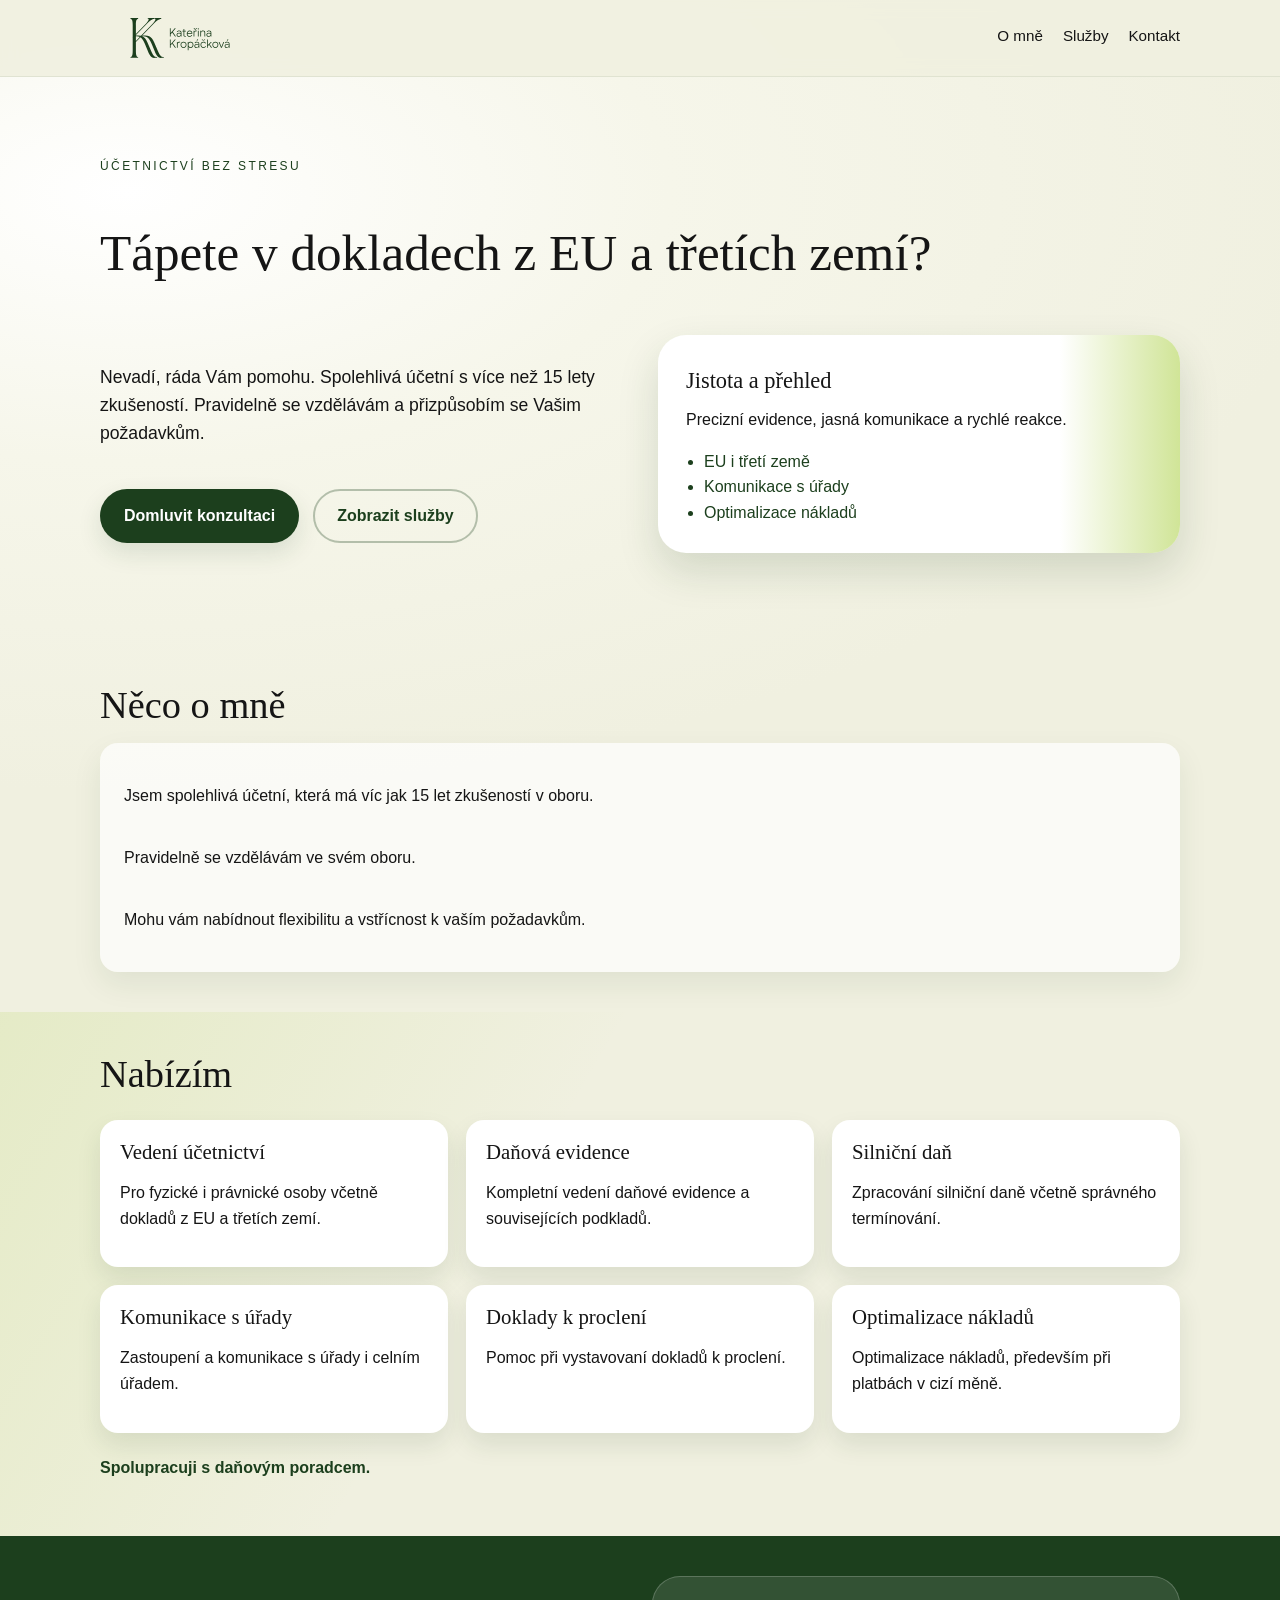
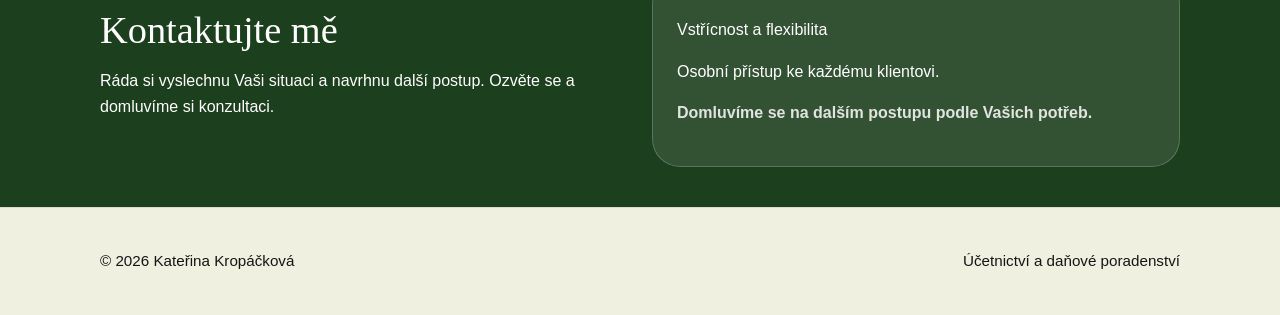
<file: index.html>
<!doctype html>
<html lang="cs">
  <head>
    <meta charset="utf-8" />
    <meta name="viewport" content="width=device-width, initial-scale=1" />
    <title>Kateřina Kropáčková — účetnictví a daně</title>
    <meta name="description" content="Účetnictví a daňové poradenství s více než 15 lety praxe. Doklady z EU i třetích zemí, komunikace s úřady a optimalizace nákladů." />

    <!-- Canonical & robots -->
    <link rel="canonical" href="https://example.com/" />
    <meta name="robots" content="index, follow" />

    <!-- Open Graph (Facebook, LinkedIn) -->
    <meta property="og:locale" content="cs_CZ" />
    <meta property="og:type" content="website" />
    <meta property="og:title" content="Kateřina Kropáčková — účetnictví a daňové poradenství" />
    <meta property="og:description" content="Účetnictví a daňové poradenství s více než 15 lety praxe. Doklady z EU i třetích zemí, komunikace s úřady a optimalizace nákladů." />
    <meta property="og:url" content="https://example.com/" />
    <meta property="og:image" content="assets/PNG/Primary.png" />
    <meta property="og:image:alt" content="Logo Kateřina Kropáčková" />

    <!-- Twitter -->
    <meta name="twitter:card" content="summary_large_image" />
    <meta name="twitter:title" content="Kateřina Kropáčková — účetnictví a daňové poradenství" />
    <meta name="twitter:description" content="Účetnictví a daňové poradenství s více než 15 lety praxe. Doklady z EU i třetích zemí, komunikace s úřady a optimalizace nákladů." />
    <meta name="twitter:image" content="assets/PNG/Primary.png" />

    <link rel="stylesheet" href="styles.css" />

    <!-- Structured data: Local business / professional service -->
    <script type="application/ld+json">
    {
      "@context": "https://schema.org",
      "@type": "ProfessionalService",
      "name": "Kateřina Kropáčková",
      "description": "Účetnictví a daňové poradenství s více než 15 lety praxe.",
      "url": "https://example.com/",
      "logo": "https://example.com/assets/PNG/Primary.png",
      "image": "https://example.com/assets//PNG/Primary.png",
      "telephone": "+420-000-000-000",
      "email": "info@example.com",
      "address": {
        "@type": "PostalAddress",
        "streetAddress": "[ulice a číslo]",
        "addressLocality": "[město]",
        "postalCode": "[PSČ]",
        "addressCountry": "CZ"
      },
      "sameAs": []
    }
    </script>
  </head>
  <body>
    <header class="site-header">
      <div class="container header-inner">
        <a class="brand" href="#top" aria-label="Kateřina Kropáčková">
          <img src="assets/SVG/Primary.svg" alt="Logo Kateřina Kropáčková" width="160" height="40" loading="lazy" decoding="async" />
        </a>
        <nav class="site-nav" aria-label="Hlavní navigace">
          <a href="#o-mne">O mně</a>
          <a href="#sluzby">Služby</a>
          <a href="#kontakt">Kontakt</a>
        </nav>
      </div>
    </header>

    <main id="top">
      <section class="hero">
        <div class="container hero-inner">
          <div class="hero-text">
            <p class="eyebrow">Účetnictví bez stresu</p>
            <h1>Tápete v&nbsp;dokladech z&nbsp;EU a&nbsp;třetích zemí?</h1>
            <div class="leadWrapper">
              <p class="lead">
                Nevadí, ráda Vám pomohu. Spolehlivá účetní s&nbsp;více než 15 lety zkušeností. Pravidelně se vzdělávám
                a přizpůsobím se Vašim požadavkům.
              </p>
              <div class="hero-actions">
                <a class="btn" href="#kontakt">Domluvit konzultaci</a>
                <a class="btn ghost" href="#sluzby">Zobrazit služby</a>
              </div>
            </div>
            <div class="hero-card">
              <div class="card-accent" aria-hidden="true"></div>
              <div class="card-content">
                <p class="card-title">Jistota a přehled</p>
                <p class="card-text">Precizní evidence, jasná komunikace a rychlé reakce.</p>
                <ul>
                  <li>EU i třetí země</li>
                  <li>Komunikace s úřady</li>
                  <li>Optimalizace nákladů</li>
                </ul>
              </div>
            </div>
          </div>
        </div>
      </section>

      <section id="o-mne" class="section about">
        <div class="container">
          <h2>Něco o mně</h2>
          <div class="about-grid">
            <p>Jsem spolehlivá účetní, která má víc jak 15 let zkušeností v&nbsp;oboru.</p>
            <p>Pravidelně se vzdělávám ve svém oboru.</p>
            <p>Mohu vám nabídnout flexibilitu a vstřícnost k&nbsp;vaším požadavkům.</p>
          </div>
        </div>
      </section>

      <section id="sluzby" class="section services">
        <div class="container">
          <h2>Nabízím</h2>
          <div class="services-grid">
            <article class="service-card">
              <h3>Vedení účetnictví</h3>
              <p>Pro fyzické i právnické osoby včetně dokladů z&nbsp;EU a třetích zemí.</p>
            </article>
            <article class="service-card">
              <h3>Daňová evidence</h3>
              <p>Kompletní vedení daňové evidence a souvisejících podkladů.</p>
            </article>
            <article class="service-card">
              <h3>Silniční daň</h3>
              <p>Zpracování silniční daně včetně správného termínování.</p>
            </article>
            <article class="service-card">
              <h3>Komunikace s úřady</h3>
              <p>Zastoupení a komunikace s úřady i celním úřadem.</p>
            </article>
            <article class="service-card">
              <h3>Doklady k proclení</h3>
              <p>Pomoc při vystavovaní dokladů k&nbsp;proclení.</p>
            </article>
            <article class="service-card">
              <h3>Optimalizace nákladů</h3>
              <p>Optimalizace nákladů, především při platbách v&nbsp;cizí měně.</p>
            </article>
          </div>
          <p class="services-note">Spolupracuji s&nbsp;daňovým poradcem.</p>
        </div>
      </section>

      <section id="kontakt" class="section contact">
        <div class="container contact-inner">
          <div>
            <h2>Kontaktujte mě</h2>
            <p>
              Ráda si vyslechnu Vaši situaci a navrhnu další postup. Ozvěte se a domluvíme
              si konzultaci.
            </p>
          </div>
          <div class="contact-card">
            <p class="contact-title">Vstřícnost a flexibilita</p>
            <p class="contact-text">Osobní přístup ke každému klientovi.</p>
            <p class="contact-note">Domluvíme se na dalším postupu podle Vašich potřeb.</p>
          </div>
        </div>
      </section>
    </main>

    <footer class="site-footer">
      <div class="container footer-inner">
        <p>© 2026 Kateřina Kropáčková</p>
        <p>Účetnictví a daňové poradenství</p>
      </div>
    </footer>
  </body>
</html>
</file>
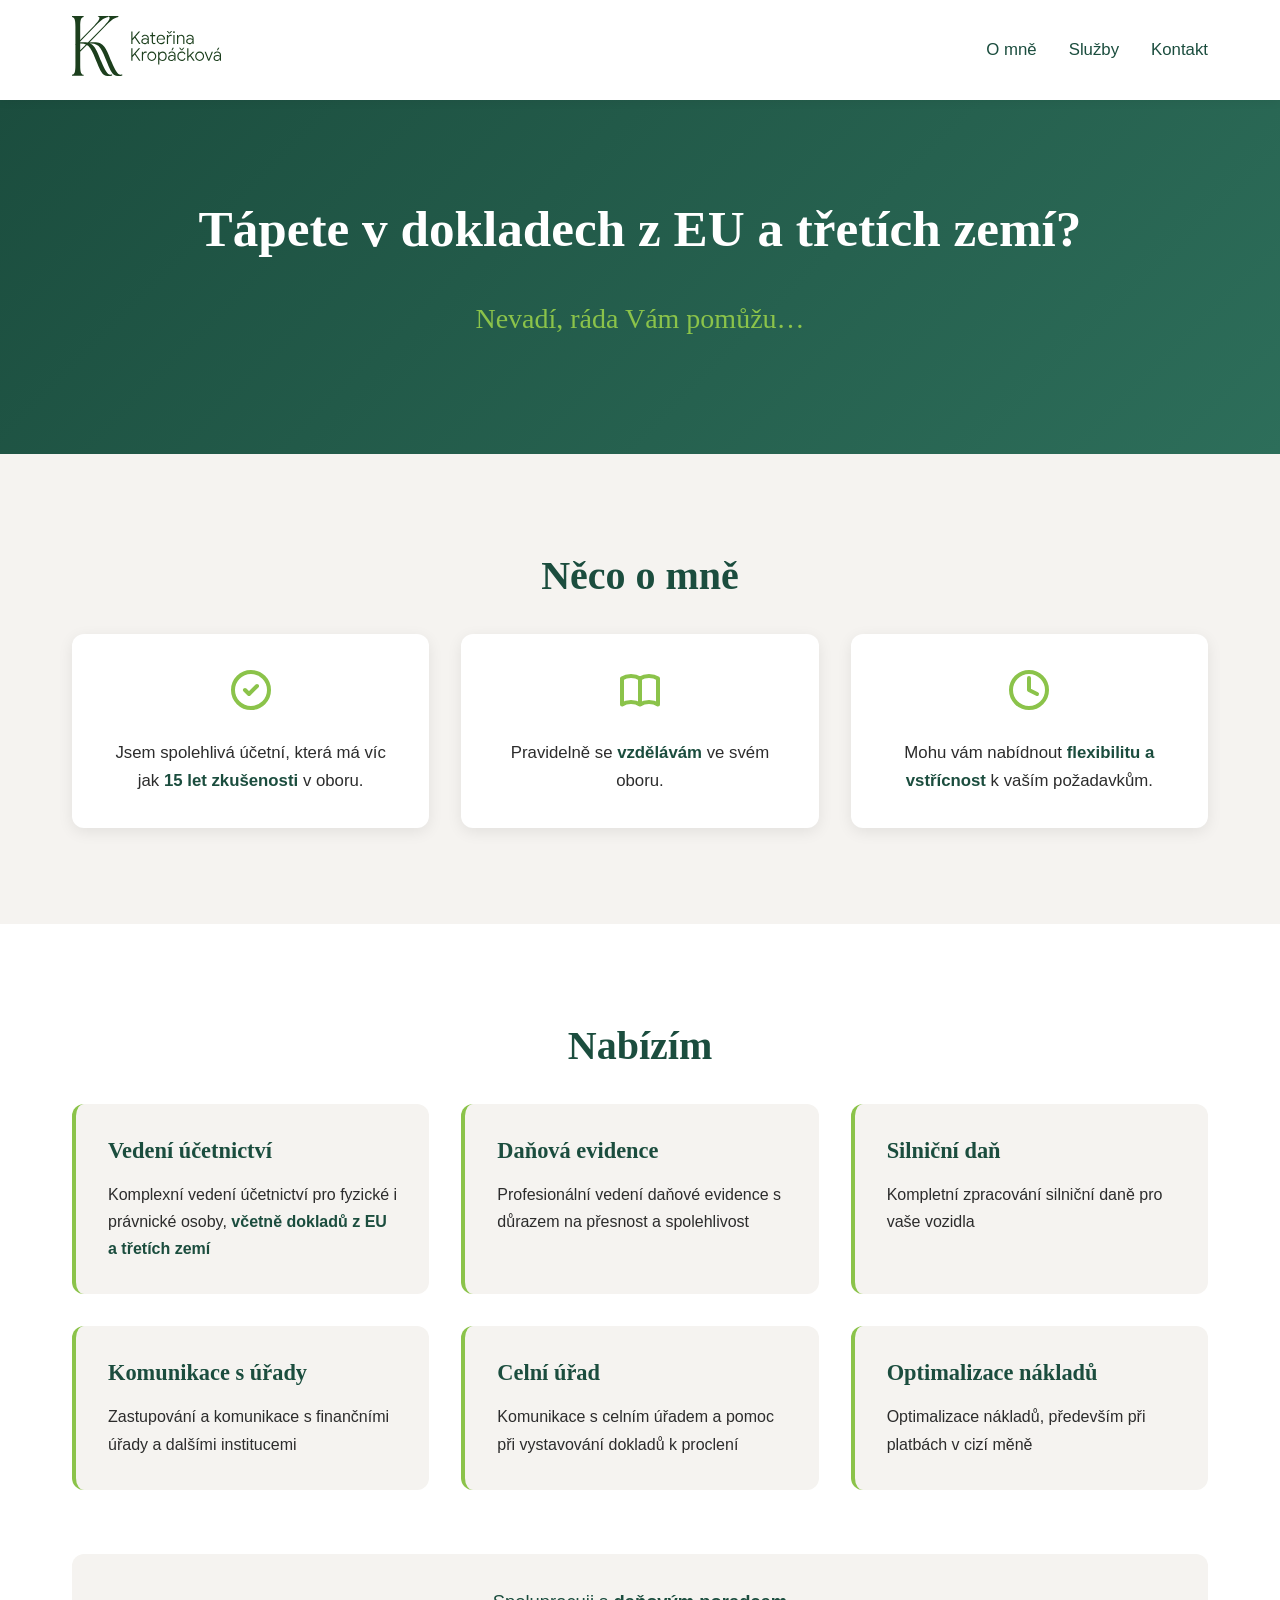
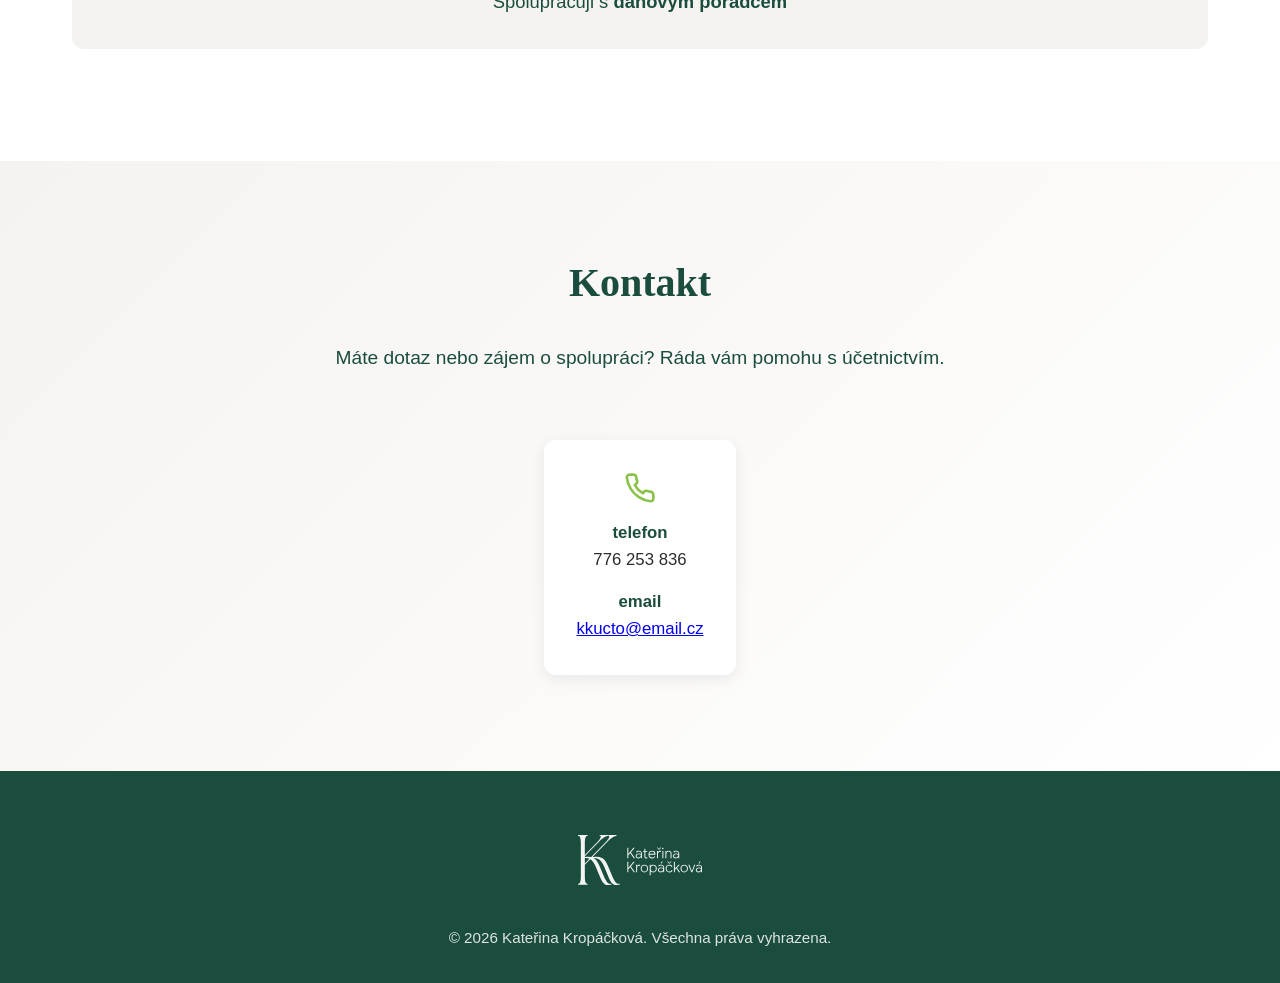
<file: claude/index.html>
<!DOCTYPE html>
<html lang="cs">
<head>
    <meta charset="UTF-8">
    <meta name="viewport" content="width=device-width, initial-scale=1.0">
    <meta name="description" content="Profesionální účetní služby s více než 15 lety zkušeností. Vedení účetnictví pro fyzické i právnické osoby, včetně dokladů z EU a třetích zemí.">
    <meta name="keywords" content="účetnictví, účetní služby, daňová evidence, silniční daň, celní úřad, účetnictví EU, zahraniční doklady, Kateřina Kropáčková">
    <meta name="author" content="Kateřina Kropáčková">
    <title>Kateřina Kropáčková - Účetní služby</title>
    <link rel="stylesheet" href="styles.css">

    <!-- Open Graph meta tags -->
    <meta property="og:title" content="Kateřina Kropáčková - Účetní služby">
    <meta property="og:description" content="Profesionální účetní služby s více než 15 lety zkušeností. Specialista na doklady z EU a třetích zemí.">
    <meta property="og:type" content="website">

    <!-- Structured data for better SEO -->
    <script type="application/ld+json">
    {
      "@context": "https://schema.org",
      "@type": "ProfessionalService",
      "name": "Kateřina Kropáčková - Účetní služby",
      "description": "Profesionální účetní služby s více než 15 lety zkušeností",
      "areaServed": "CZ",
      "serviceType": ["Vedení účetnictví", "Daňová evidence", "Silniční daň", "Komunikace s celním úřadem"]
    }
    </script>
</head>
<body>
    <header>
        <nav>
            <div class="container">
                <div class="logo">
                    <img src="Primary.svg" alt="Kateřina Kropáčková - Logo">
                </div>
                <ul class="nav-links">
                    <li><a href="#o-mne">O mně</a></li>
                    <li><a href="#sluzby">Služby</a></li>
                    <li><a href="#kontakt">Kontakt</a></li>
                </ul>
            </div>
        </nav>
    </header>

    <main>
        <section class="hero">
            <div class="container">
                <h1>Tápete v dokladech z EU a třetích zemí?</h1>
                <p class="hero-subtitle">Nevadí, ráda Vám pomůžu…</p>
            </div>
        </section>

        <section id="o-mne" class="about">
            <div class="container">
                <h2>Něco o mně</h2>
                <div class="about-content">
                    <div class="about-item">
                        <svg class="icon" width="48" height="48" viewBox="0 0 24 24" fill="none" xmlns="http://www.w3.org/2000/svg">
                            <path d="M9 12L11 14L15 10M21 12C21 16.9706 16.9706 21 12 21C7.02944 21 3 16.9706 3 12C3 7.02944 7.02944 3 12 3C16.9706 3 21 7.02944 21 12Z" stroke="currentColor" stroke-width="2" stroke-linecap="round" stroke-linejoin="round"/>
                        </svg>
                        <p>Jsem spolehlivá účetní, která má víc jak <strong>15 let zkušenosti</strong> v oboru.</p>
                    </div>
                    <div class="about-item">
                        <svg class="icon" width="48" height="48" viewBox="0 0 24 24" fill="none" xmlns="http://www.w3.org/2000/svg">
                            <path d="M12 6.25278V19.2528M12 6.25278C10.8321 5.47686 9.24649 5 7.5 5C5.75351 5 4.16789 5.47686 3 6.25278V19.2528C4.16789 18.4769 5.75351 18 7.5 18C9.24649 18 10.8321 18.4769 12 19.2528M12 6.25278C13.1679 5.47686 14.7535 5 16.5 5C18.2465 5 19.8321 5.47686 21 6.25278V19.2528C19.8321 18.4769 18.2465 18 16.5 18C14.7535 18 13.1679 18.4769 12 19.2528" stroke="currentColor" stroke-width="2" stroke-linecap="round" stroke-linejoin="round"/>
                        </svg>
                        <p>Pravidelně se <strong>vzdělávám</strong> ve svém oboru.</p>
                    </div>
                    <div class="about-item">
                        <svg class="icon" width="48" height="48" viewBox="0 0 24 24" fill="none" xmlns="http://www.w3.org/2000/svg">
                            <path d="M12 21C16.9706 21 21 16.9706 21 12C21 7.02944 16.9706 3 12 3C7.02944 3 3 7.02944 3 12C3 16.9706 7.02944 21 12 21Z" stroke="currentColor" stroke-width="2" stroke-linecap="round" stroke-linejoin="round"/>
                            <path d="M12 6V12L16 14" stroke="currentColor" stroke-width="2" stroke-linecap="round" stroke-linejoin="round"/>
                        </svg>
                        <p>Mohu vám nabídnout <strong>flexibilitu a vstřícnost</strong> k vaším požadavkům.</p>
                    </div>
                </div>
            </div>
        </section>

        <section id="sluzby" class="services">
            <div class="container">
                <h2>Nabízím</h2>
                <div class="services-grid">
                    <article class="service-card">
                        <h3>Vedení účetnictví</h3>
                        <p>Komplexní vedení účetnictví pro fyzické i právnické osoby, <strong>včetně dokladů z EU a třetích zemí</strong></p>
                    </article>

                    <article class="service-card">
                        <h3>Daňová evidence</h3>
                        <p>Profesionální vedení daňové evidence s důrazem na přesnost a spolehlivost</p>
                    </article>

                    <article class="service-card">
                        <h3>Silniční daň</h3>
                        <p>Kompletní zpracování silniční daně pro vaše vozidla</p>
                    </article>

                    <article class="service-card">
                        <h3>Komunikace s úřady</h3>
                        <p>Zastupování a komunikace s finančními úřady a dalšími institucemi</p>
                    </article>

                    <article class="service-card">
                        <h3>Celní úřad</h3>
                        <p>Komunikace s celním úřadem a pomoc při vystavování dokladů k proclení</p>
                    </article>

                    <article class="service-card">
                        <h3>Optimalizace nákladů</h3>
                        <p>Optimalizace nákladů, především při platbách v cizí měně</p>
                    </article>
                </div>
                <p class="cooperation">Spolupracuji s <strong>daňovým poradcem</strong></p>
            </div>
        </section>

        <section id="kontakt" class="contact">
            <div class="container">
                <h2>Kontakt</h2>
                <div class="contact-content">
                    <p class="contact-intro">Máte dotaz nebo zájem o spolupráci? Ráda vám pomohu s účetnictvím.</p>
                    <div class="contact-info">
                        <div class="contact-item">
                            <svg class="icon" width="32" height="32" viewBox="0 0 24 24" fill="none" xmlns="http://www.w3.org/2000/svg">
                                <path d="M22 16.92V19.92C22.0011 20.1985 21.9441 20.4742 21.8325 20.7293C21.7209 20.9845 21.5573 21.2136 21.3521 21.4019C21.1469 21.5901 20.9046 21.7335 20.6407 21.8227C20.3769 21.9119 20.0974 21.9451 19.82 21.92C16.7428 21.5856 13.787 20.5341 11.19 18.85C8.77382 17.3147 6.72533 15.2662 5.18999 12.85C3.49997 10.2412 2.44824 7.27099 2.11999 4.18C2.095 3.90347 2.12787 3.62476 2.21649 3.36162C2.30512 3.09849 2.44756 2.85669 2.63476 2.65162C2.82196 2.44655 3.0498 2.28271 3.30379 2.17052C3.55777 2.05833 3.83233 2.00026 4.10999 2H7.10999C7.5953 1.99522 8.06579 2.16708 8.43376 2.48353C8.80173 2.79999 9.04207 3.23945 9.10999 3.72C9.23662 4.68007 9.47144 5.62273 9.80999 6.53C9.94454 6.88792 9.97366 7.27691 9.8939 7.65088C9.81415 8.02485 9.62886 8.36811 9.35999 8.64L8.08999 9.91C9.51355 12.4135 11.5864 14.4864 14.09 15.91L15.36 14.64C15.6319 14.3711 15.9751 14.1858 16.3491 14.1061C16.7231 14.0263 17.1121 14.0555 17.47 14.19C18.3773 14.5286 19.3199 14.7634 20.28 14.89C20.7658 14.9585 21.2094 15.2032 21.5265 15.5775C21.8437 15.9518 22.0122 16.4296 22 16.92Z" stroke="currentColor" stroke-width="2" stroke-linecap="round" stroke-linejoin="round"/>
                            </svg>
                            <p><strong>telefon</strong><br>&#55;&#55;&#54;&#32;&#50;&#53;&#51;&#32;&#56;&#51;&#54;</p>
                            <p><strong>email</strong><br><a href="mailto:&#107;&#107;&#117;&#99;&#116;&#111;&#64;&#101;&#109;&#97;&#105;&#108;&#46;&#99;&#122;">&#107;&#107;&#117;&#99;&#116;&#111;&#64;&#101;&#109;&#97;&#105;&#108;&#46;&#99;&#122;</a></p>
                        </div>
                    </div>
                </div>
            </div>
        </section>
    </main>

    <footer>
        <div class="container">
            <div class="footer-content">
                <div class="footer-logo">
                    <img src="White.svg" alt="Kateřina Kropáčková - Logo">
                </div>
                <p>&copy; 2026 Kateřina Kropáčková. Všechna práva vyhrazena.</p>
            </div>
        </div>
    </footer>
</body>
</html>
</file>
<file: styles.css>
:root {
  --green-dark: #1c3f1d;
  --green-fresh: #b1d352;
  --beige: #f0f0e0;
  --ink: #151515;
  --white: #ffffff;
  --shadow: rgba(28, 63, 29, 0.12);
  --radius-lg: 28px;
  --radius-md: 18px;
  --content-max: 1080px;
}

* {
  box-sizing: border-box;
}

body {
  margin: 0;
  font-family: "Google Sans Flex", "Segoe UI", "Helvetica Neue", Arial, sans-serif;
  color: var(--ink);
  background: radial-gradient(1200px 600px at 10% 10%, #ffffff 0%, #f6f6ea 45%, var(--beige) 100%);
  line-height: 1.6;
}

img {
  max-width: 100%;
  display: block;
}

a {
  color: inherit;
  text-decoration: none;
}

.container {
  width: min(100% - 32px, var(--content-max));
  margin: 0 auto;
}

.site-header {
  position: sticky;
  top: 0;
  z-index: 10;
  background: rgba(240, 240, 224, 0.92);
  backdrop-filter: blur(8px);
  border-bottom: 1px solid rgba(28, 63, 29, 0.08);
}

.header-inner {
  display: flex;
  align-items: center;
  justify-content: space-between;
  gap: 24px;
  padding: 18px 0;
}

.brand {
  width: 180px;
  display: inline-flex;
  align-items: center;
}

.site-nav {
  display: flex;
  gap: 20px;
  font-weight: 500;
  font-size: 0.95rem;
}

.site-nav a {
  position: relative;
  padding-bottom: 4px;
}

.site-nav a::after {
  content: "";
  position: absolute;
  left: 0;
  bottom: 0;
  width: 100%;
  height: 2px;
  background: var(--green-fresh);
  transform: scaleX(0);
  transform-origin: left;
  transition: transform 0.2s ease;
}

.site-nav a:hover::after,
.site-nav a:focus-visible::after {
  transform: scaleX(1);
}

.hero {
  padding: 80px 0 90px;
}

.hero-inner {
  display: block;
}

.eyebrow {
  text-transform: uppercase;
  letter-spacing: 0.2em;
  font-size: 0.75rem;
  color: var(--green-dark);
  margin: 0 0 12px;
}

h1,
h2,
h3 {
  font-family: "The Seasons", "Playfair Display", Georgia, serif;
  font-weight: 500;
  line-height: 1.15;
  margin: 0 0 16px;
}

h1 {
  font-size: clamp(2.2rem, 4vw, 3.4rem);
}

h2 {
  font-size: clamp(1.8rem, 3vw, 2.6rem);
}

h3 {
  font-size: 1.3rem;
}

.lead {
  font-size: 1.1rem;
  max-width: 36rem;
}

.hero-actions {
  display: flex;
  flex-wrap: wrap;
  gap: 14px;
  margin-top: 24px;
}

.btn {
  display: inline-flex;
  align-items: center;
  justify-content: center;
  padding: 12px 22px;
  border-radius: 999px;
  background: var(--green-dark);
  color: var(--white);
  font-weight: 600;
  border: 2px solid transparent;
  transition: transform 0.2s ease, box-shadow 0.2s ease;
  box-shadow: 0 10px 24px var(--shadow);
}

.btn:hover,
.btn:focus-visible {
  transform: translateY(-2px);
}

.btn.ghost {
  background: transparent;
  color: var(--green-dark);
  border-color: rgba(28, 63, 29, 0.3);
  box-shadow: none;
}

.hero-card {
  background: var(--white);
  border-radius: var(--radius-lg);
  padding: 28px;
  box-shadow: 0 18px 40px rgba(28, 63, 29, 0.15);
  position: relative;
  overflow: hidden;
  margin-top: 28px;
}

.card-accent {
  position: absolute;
  top: -40px;
  right: -40px;
  width: 160px;
  height: 280px;
  background: linear-gradient(to left, var(--green-fresh) 0%, transparent 100%);
  opacity: 0.8;
}

.card-content {
  position: relative;
  z-index: 1;
}

.card-title {
  font-family: "The Seasons", "Playfair Display", Georgia, serif;
  font-size: 1.4rem;
  margin: 0 0 8px;
}

.card-text {
  margin: 0 0 16px;
}

.hero-card ul {
  margin: 0;
  padding-left: 18px;
  color: var(--green-dark);
}

.section {
  padding: 40px 0;
}

.about-grid {
  display: grid;
  gap: 4px;
  background: rgba(255, 255, 255, 0.7);
  padding: 24px;
  border-radius: var(--radius-md);
  box-shadow: 0 12px 30px rgba(28, 63, 29, 0.08);
}

.services {
  position: relative;
}

.services::before {
  content: "";
  position: absolute;
  inset: 0;
  background: linear-gradient(120deg, rgba(177, 211, 82, 0.18), transparent 40%);
  z-index: 0;
}

.services > .container {
  position: relative;
  z-index: 1;
}

.services-grid {
  display: grid;
  grid-template-columns: repeat(auto-fit, minmax(280px, 1fr));
  gap: 18px;
  margin-top: 24px;
}

.service-card {
  background: var(--white);
  padding: 20px;
  border-radius: var(--radius-md);
  box-shadow: 0 12px 24px rgba(28, 63, 29, 0.1);
}

.services-note {
  margin-top: 22px;
  font-weight: 600;
  color: var(--green-dark);
}

.contact {
  background: var(--green-dark);
  color: var(--white);
}

.contact-inner {
  display: grid;
  grid-template-columns: repeat(auto-fit, minmax(240px, 1fr));
  gap: 24px;
  align-items: center;
}

.contact-card {
  background: rgba(255, 255, 255, 0.1);
  padding: 24px;
  border-radius: var(--radius-lg);
  border: 1px solid rgba(255, 255, 255, 0.2);
}

.contact-note {
  margin-top: 12px;
  font-weight: 600;
  color: rgba(255, 255, 255, 0.85);
}

.site-footer {
  background: var(--beige);
  border-top: 1px solid rgba(28, 63, 29, 0.1);
  padding: 26px 0;
  font-size: 0.95rem;
}

.footer-inner {
  display: flex;
  justify-content: space-between;
  gap: 16px;
  flex-wrap: wrap;
}

/* Responsive hero: side-by-side on desktop, stacked on mobile */
.hero-text {
  /* default: stacked for mobile */
  display: block;
}

@media (min-width: 880px) {
  .hero-text {
    display: grid;
    grid-template-columns: 1fr 1fr;
    gap: 36px;
    align-items: center;
  }

  .hero-text > .eyebrow,
  .hero-text > h1 {
    grid-column: 1 / -1;
  }

  .leadWrapper {
    grid-column: 1;
    display: flex;
    flex-direction: column;
    justify-content: center;
  }

  .hero-card {
    grid-column: 2;
    margin-top: 0;
    align-self: center;
  }
}

@media (max-width: 720px) {
  .site-nav {
    display: none;
  }

  .header-inner {
    justify-content: center;
  }
}

@media (prefers-reduced-motion: reduce) {
  * {
    scroll-behavior: auto !important;
    transition: none !important;
  }
}
</file>
<file: claude/styles.css>
/* ===================================
   Brand Colors from Identity Manual
   =================================== */
:root {
    --color-primary: #8BC34A;        /* Svěží zelená (fresh green) */
    --color-secondary: #1B4D3E;       /* Hluboká tmavě zelená (deep dark green) */
    --color-beige: #F5F3F0;           /* Jemná světlá béžová (soft light beige) */
    --color-black: #2C2C2C;           /* Elegantní uhlově černá (elegant charcoal black) */
    --color-white: #FFFFFF;
    
    /* Typography */
    --font-primary: 'Segoe UI', 'Helvetica Neue', Arial, sans-serif;  /* Fallback for Google Sans Flex */
    --font-secondary: Georgia, 'Times New Roman', serif;                /* Fallback for The Seasons */
    
    /* Spacing */
    --spacing-xs: 0.5rem;
    --spacing-sm: 1rem;
    --spacing-md: 2rem;
    --spacing-lg: 4rem;
    --spacing-xl: 6rem;
    
    /* Container */
    --container-max: 1200px;
    --container-padding: 2rem;
}

/* ===================================
   Reset & Base Styles
   =================================== */
* {
    margin: 0;
    padding: 0;
    box-sizing: border-box;
}

html {
    scroll-behavior: smooth;
}

body {
    font-family: var(--font-primary);
    color: var(--color-black);
    background-color: var(--color-white);
    line-height: 1.7;
    font-size: 16px;
}

.container {
    max-width: var(--container-max);
    margin: 0 auto;
    padding: 0 var(--container-padding);
}

/* ===================================
   Typography
   =================================== */
h1, h2, h3 {
    font-family: var(--font-secondary);
    font-weight: 600;
    line-height: 1.3;
    color: var(--color-secondary);
}

h1 {
    font-size: clamp(2rem, 5vw, 3.5rem);
    margin-bottom: var(--spacing-sm);
}

h2 {
    font-size: clamp(1.75rem, 4vw, 2.5rem);
    margin-bottom: var(--spacing-md);
    text-align: center;
}

h3 {
    font-size: 1.5rem;
    margin-bottom: var(--spacing-sm);
    color: var(--color-secondary);
}

p {
    margin-bottom: var(--spacing-sm);
}

strong {
    color: var(--color-secondary);
    font-weight: 600;
}

/* ===================================
   Header & Navigation
   =================================== */
header {
    background-color: var(--color-white);
    box-shadow: 0 2px 10px rgba(0, 0, 0, 0.05);
    position: sticky;
    top: 0;
    z-index: 100;
}

nav {
    padding: var(--spacing-sm) 0;
}

nav .container {
    display: flex;
    justify-content: space-between;
    align-items: center;
    flex-wrap: wrap;
}

.logo img {
    height: 60px;
    width: auto;
    max-width: 100%;
}

.nav-links {
    display: flex;
    list-style: none;
    gap: var(--spacing-md);
}

.nav-links a {
    text-decoration: none;
    color: var(--color-secondary);
    font-weight: 500;
    font-size: 1.05rem;
    transition: color 0.3s ease;
    position: relative;
}

.nav-links a::after {
    content: '';
    position: absolute;
    bottom: -5px;
    left: 0;
    width: 0;
    height: 2px;
    background-color: var(--color-primary);
    transition: width 0.3s ease;
}

.nav-links a:hover {
    color: var(--color-primary);
}

.nav-links a:hover::after {
    width: 100%;
}

/* ===================================
   Hero Section
   =================================== */
.hero {
    background: linear-gradient(135deg, var(--color-secondary) 0%, #2d6e5a 100%);
    color: var(--color-white);
    padding: var(--spacing-xl) 0;
    text-align: center;
}

.hero h1 {
    color: var(--color-white);
    font-size: clamp(2rem, 5vw, 3.2rem);
    margin-bottom: var(--spacing-md);
}

.hero-subtitle {
    font-size: clamp(1.25rem, 3vw, 1.75rem);
    font-weight: 300;
    color: var(--color-primary);
    font-family: var(--font-secondary);
}

/* ===================================
   About Section
   =================================== */
.about {
    padding: var(--spacing-xl) 0;
    background-color: var(--color-beige);
}

.about-content {
    display: grid;
    grid-template-columns: repeat(auto-fit, minmax(280px, 1fr));
    gap: var(--spacing-md);
    margin-top: var(--spacing-md);
}

.about-item {
    background-color: var(--color-white);
    padding: var(--spacing-md);
    border-radius: 12px;
    box-shadow: 0 4px 15px rgba(0, 0, 0, 0.08);
    transition: transform 0.3s ease, box-shadow 0.3s ease;
    text-align: center;
}

.about-item:hover {
    transform: translateY(-5px);
    box-shadow: 0 8px 25px rgba(0, 0, 0, 0.12);
}

.about-item .icon {
    color: var(--color-primary);
    margin-bottom: var(--spacing-sm);
}

.about-item p {
    font-size: 1.05rem;
    line-height: 1.7;
    margin-bottom: 0;
}

/* ===================================
   Services Section
   =================================== */
.services {
    padding: var(--spacing-xl) 0;
    background-color: var(--color-white);
}

.services-grid {
    display: grid;
    grid-template-columns: repeat(auto-fit, minmax(300px, 1fr));
    gap: var(--spacing-md);
    margin-top: var(--spacing-md);
    margin-bottom: var(--spacing-lg);
}

.service-card {
    background-color: var(--color-beige);
    padding: var(--spacing-md);
    border-radius: 12px;
    border-left: 4px solid var(--color-primary);
    transition: transform 0.3s ease, border-color 0.3s ease;
}

.service-card:hover {
    transform: translateX(5px);
    border-color: var(--color-secondary);
}

.service-card h3 {
    color: var(--color-secondary);
    font-size: 1.4rem;
    margin-bottom: var(--spacing-sm);
}

.service-card p {
    color: var(--color-black);
    line-height: 1.7;
    margin-bottom: 0;
}

.cooperation {
    text-align: center;
    font-size: 1.15rem;
    color: var(--color-secondary);
    margin-top: var(--spacing-lg);
    padding: var(--spacing-md);
    background-color: var(--color-beige);
    border-radius: 12px;
}

/* ===================================
   Contact Section
   =================================== */
.contact {
    padding: var(--spacing-xl) 0;
    background: linear-gradient(135deg, var(--color-beige) 0%, var(--color-white) 100%);
}

.contact-content {
    max-width: 700px;
    margin: 0 auto;
    text-align: center;
}

.contact-intro {
    font-size: 1.2rem;
    color: var(--color-secondary);
    margin-bottom: var(--spacing-lg);
    line-height: 1.8;
}

.contact-info {
    display: flex;
    justify-content: center;
    gap: var(--spacing-lg);
    flex-wrap: wrap;
}

.contact-item {
    display: flex;
    flex-direction: column;
    align-items: center;
    gap: var(--spacing-sm);
    padding: var(--spacing-md);
    background-color: var(--color-white);
    border-radius: 12px;
    box-shadow: 0 4px 15px rgba(0, 0, 0, 0.08);
}

.contact-item .icon {
    color: var(--color-primary);
}

.contact-item p {
    font-size: 1.05rem;
    line-height: 1.6;
    margin-bottom: 0;
    text-align: center;
}

/* ===================================
   Footer
   =================================== */
footer {
    background-color: var(--color-secondary);
    color: var(--color-white);
    padding: var(--spacing-lg) 0 var(--spacing-md);
}

.footer-content {
    text-align: center;
}

.footer-logo {
    margin-bottom: var(--spacing-md);
}

.footer-logo img {
    height: 50px;
    width: auto;
    max-width: 100%;
    opacity: 0.95;
}

footer p {
    font-size: 0.95rem;
    opacity: 0.85;
    margin-bottom: 0;
}

/* ===================================
   Responsive Design
   =================================== */
@media (max-width: 768px) {
    :root {
        --container-padding: 1.5rem;
        --spacing-lg: 3rem;
        --spacing-xl: 4rem;
    }
    
    nav .container {
        flex-direction: column;
        gap: var(--spacing-sm);
    }
    
    .logo img {
        height: 45px;
    }
    
    .nav-links {
        gap: var(--spacing-sm);
        flex-wrap: wrap;
        justify-content: center;
    }
    
    .nav-links a {
        font-size: 0.95rem;
    }
    
    .hero {
        padding: var(--spacing-lg) 0;
    }
    
    .about-content,
    .services-grid {
        grid-template-columns: 1fr;
    }
    
    .contact-info {
        flex-direction: column;
    }
}

@media (max-width: 480px) {
    .logo img {
        height: 35px;
    }
    
    .nav-links {
        gap: var(--spacing-xs);
    }
    
    .nav-links a {
        font-size: 0.9rem;
    }
    
    h2 {
        font-size: 1.75rem;
    }
    
    h3 {
        font-size: 1.3rem;
    }
}

/* ===================================
   Accessibility
   =================================== */
@media (prefers-reduced-motion: reduce) {
    * {
        animation: none !important;
        transition: none !important;
        scroll-behavior: auto !important;
    }
}

/* Focus styles for keyboard navigation */
a:focus,
button:focus {
    outline: 3px solid var(--color-primary);
    outline-offset: 2px;
}

/* ===================================
   Print Styles
   =================================== */
@media print {
    header,
    footer {
        display: none;
    }
    
    .hero {
        background: none;
        color: var(--color-black);
    }
    
    .hero h1,
    .hero-subtitle {
        color: var(--color-black);
    }
    
    * {
        box-shadow: none !important;
    }
}
</file>
